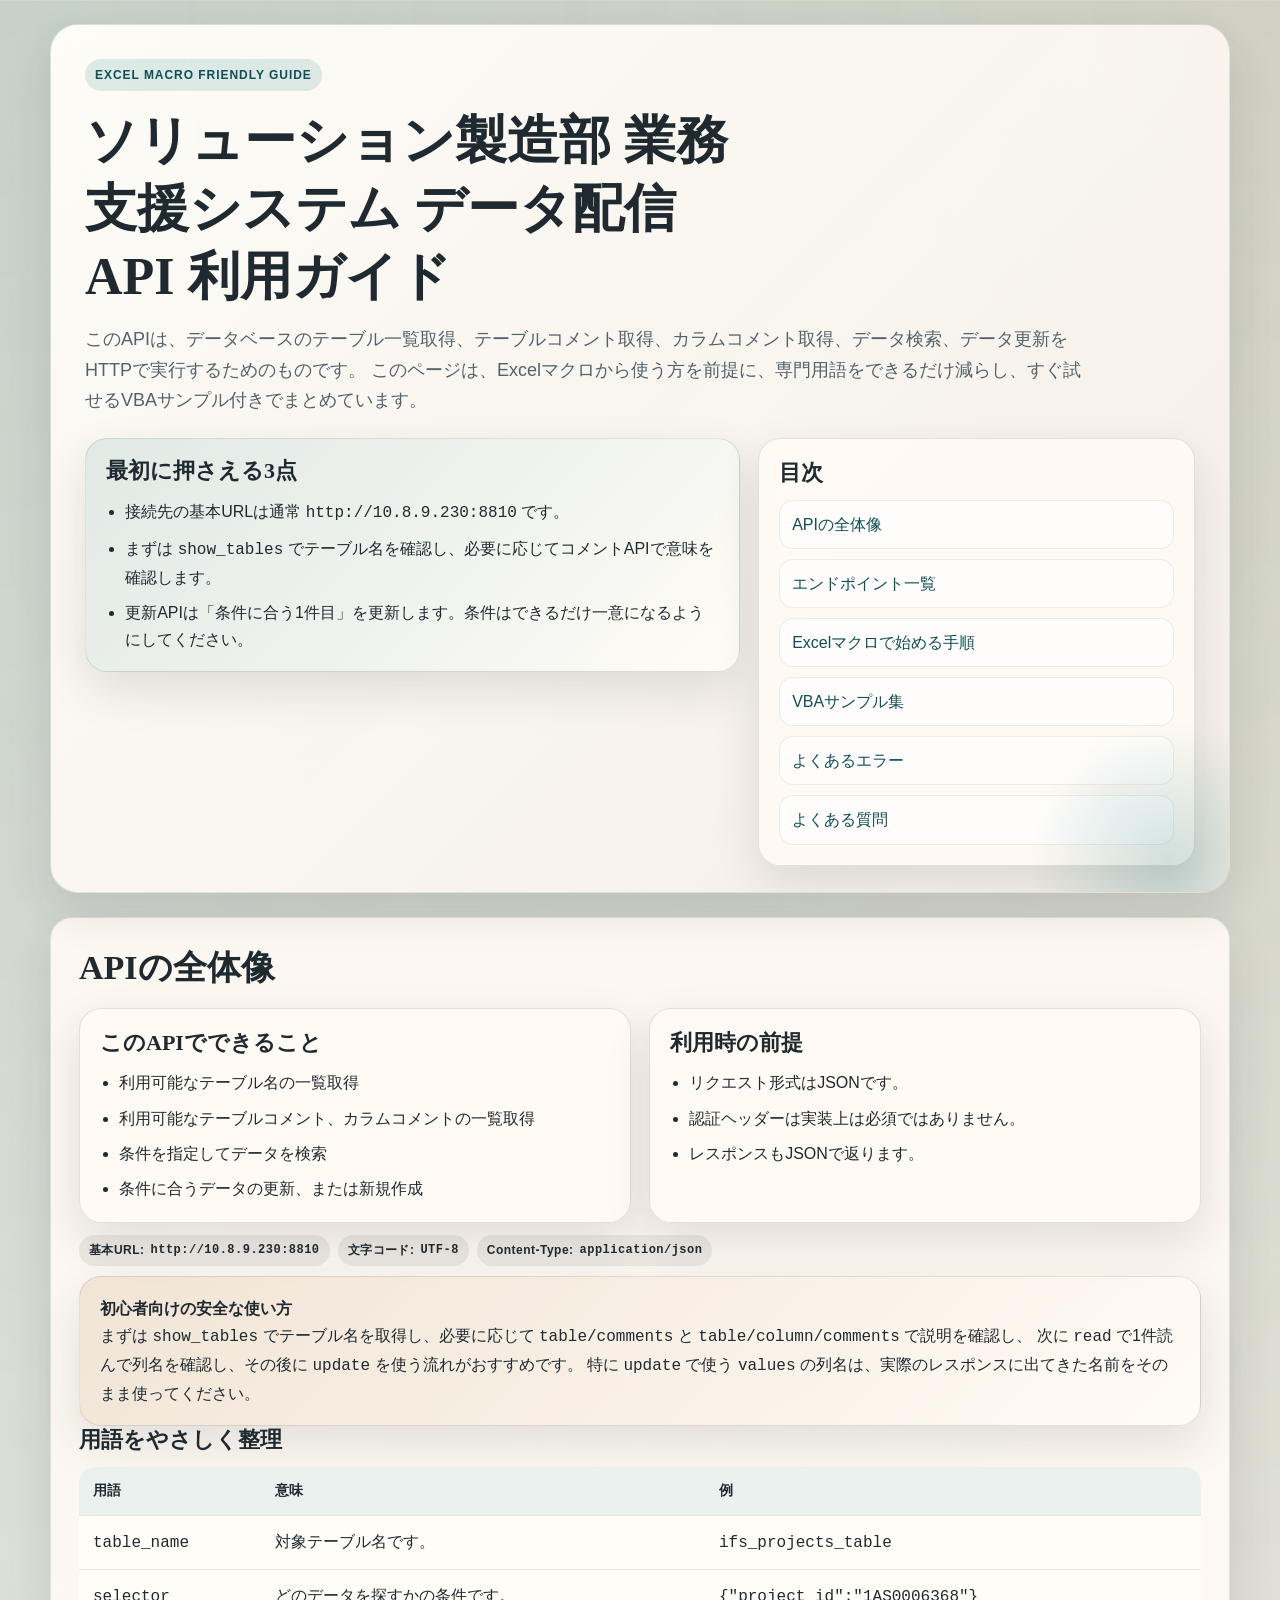
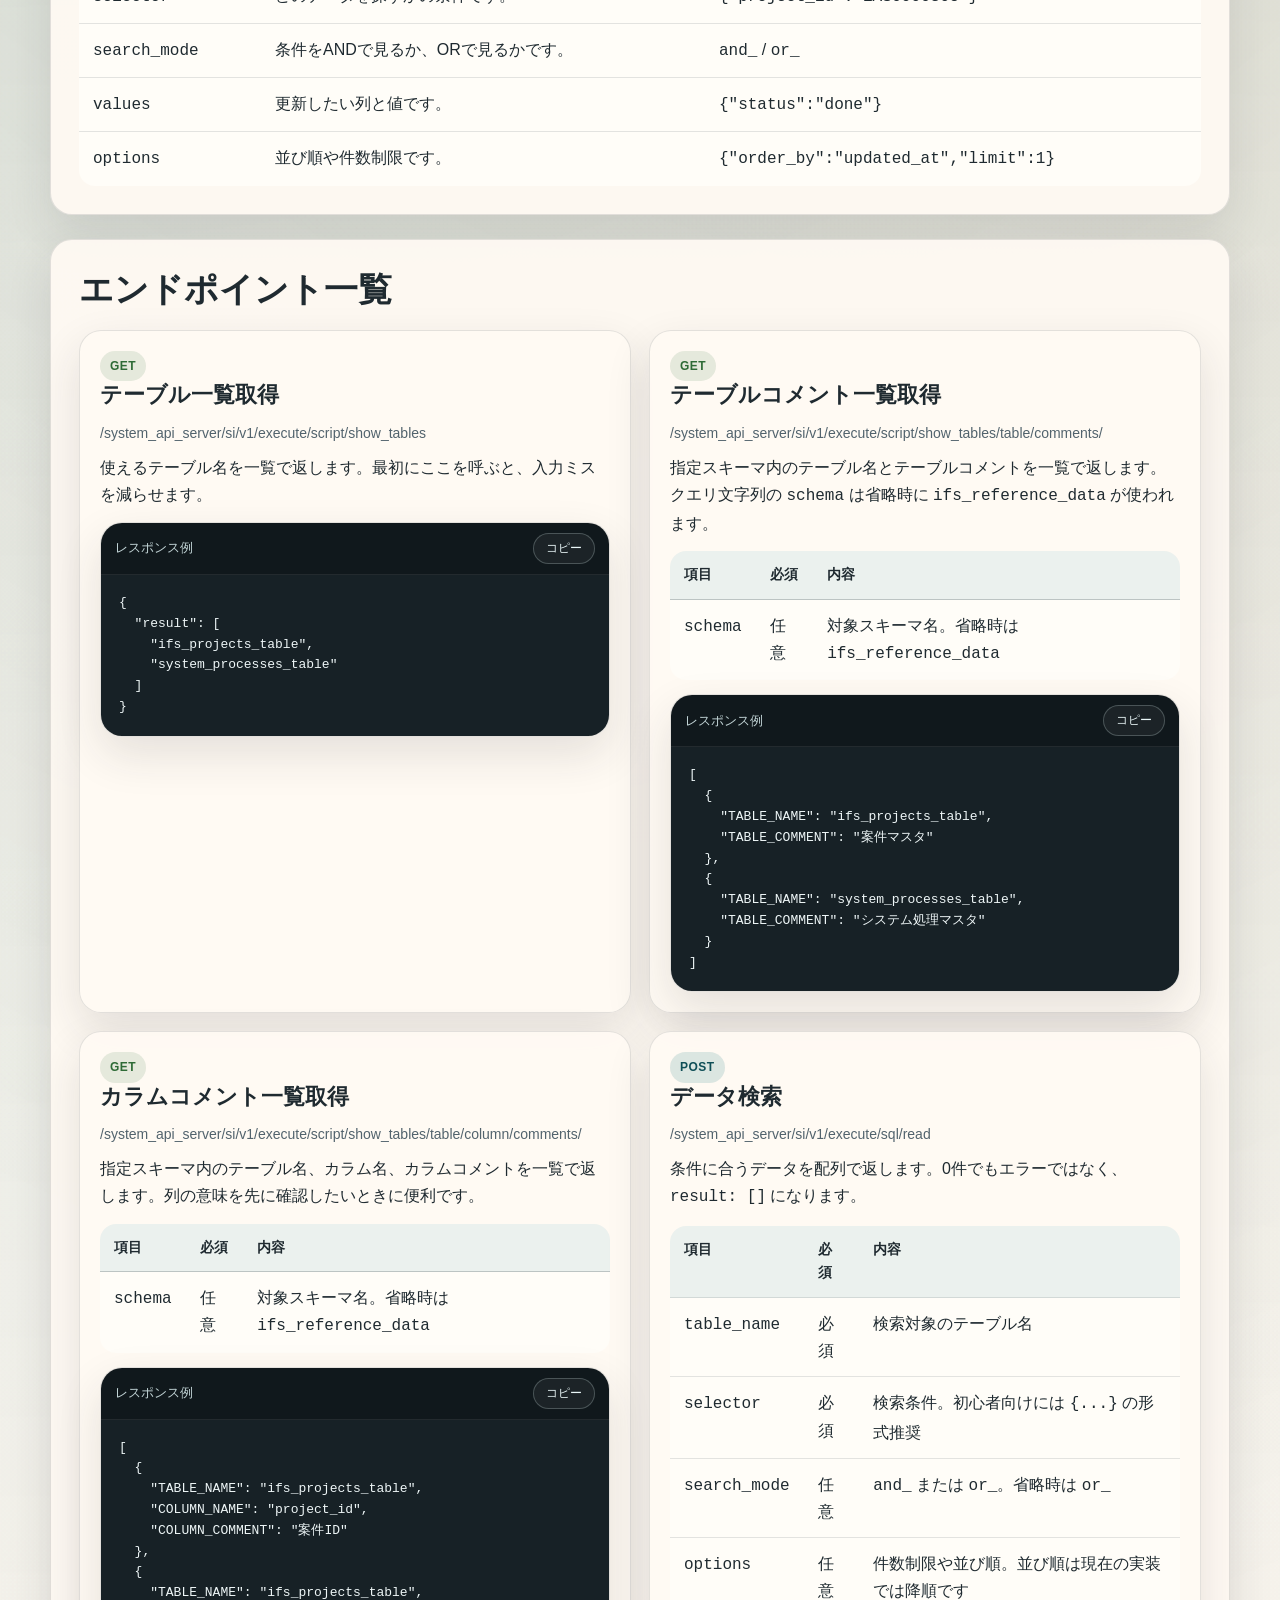
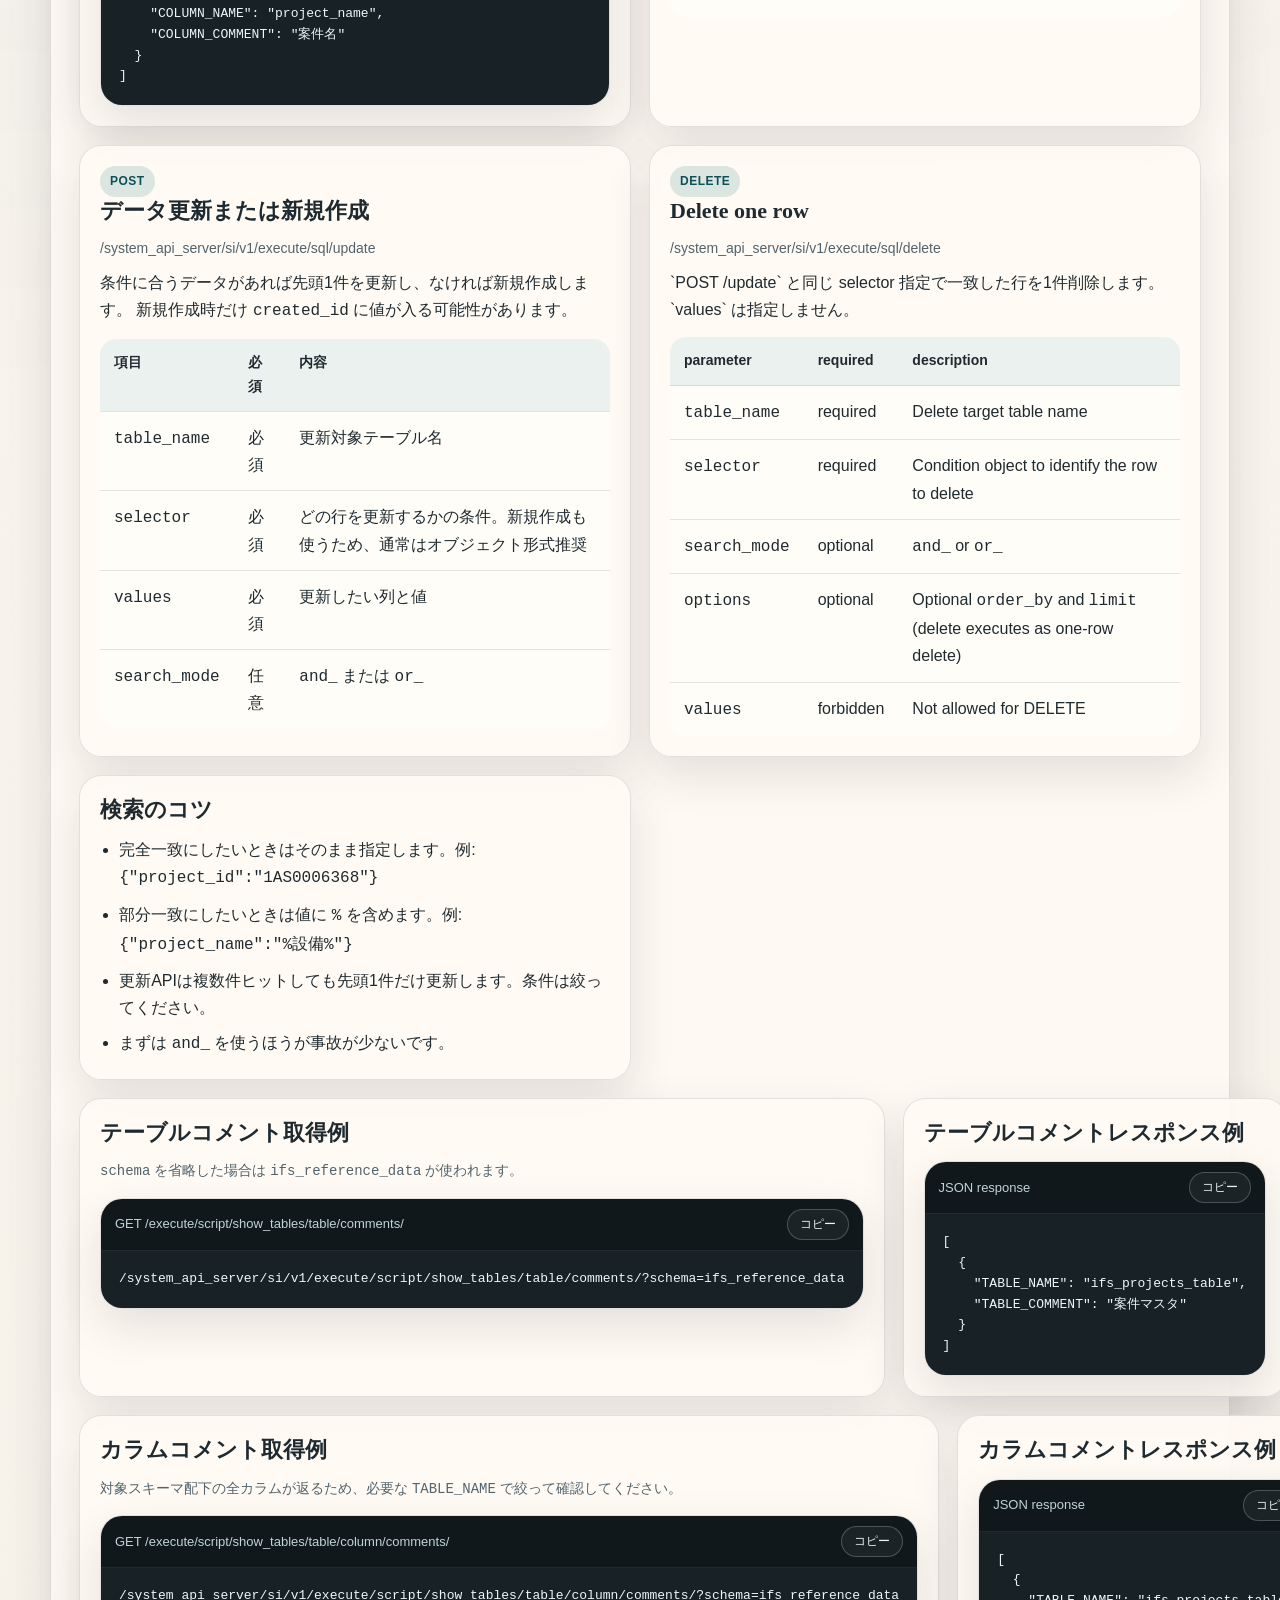
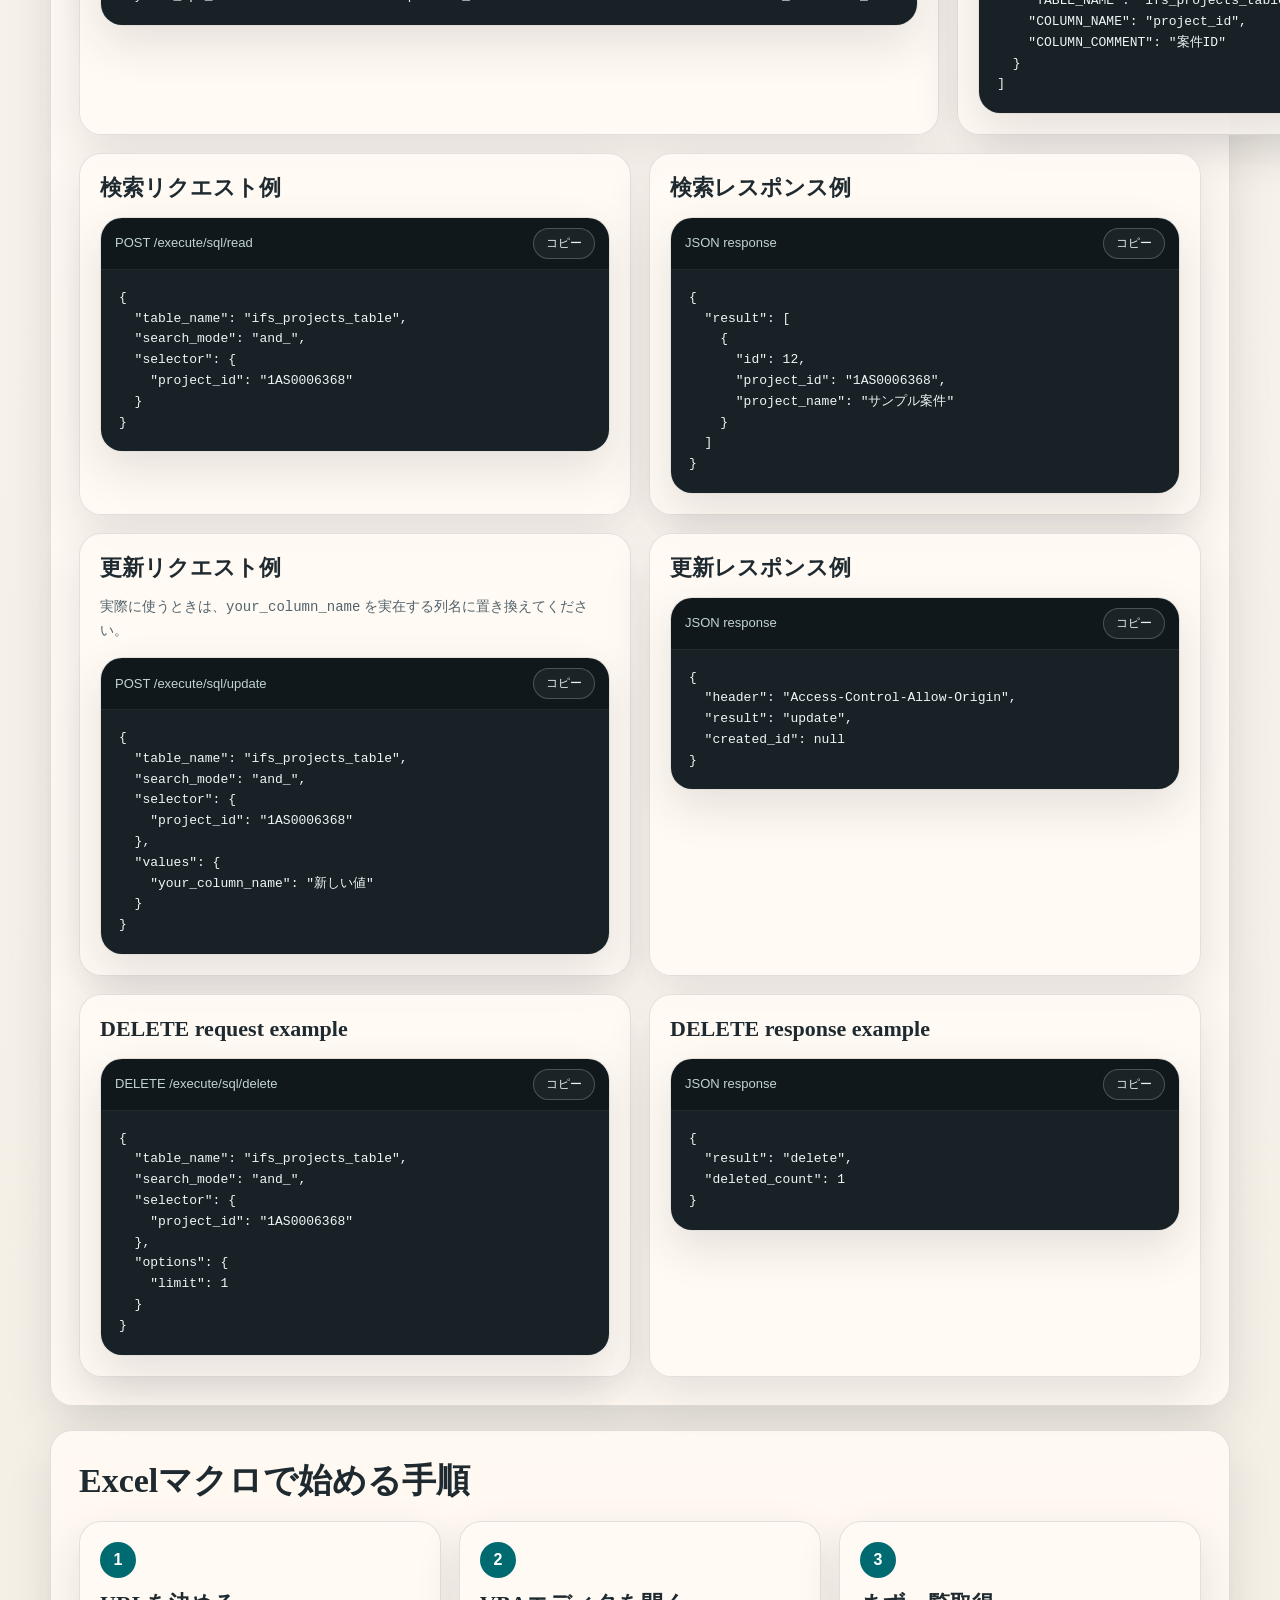
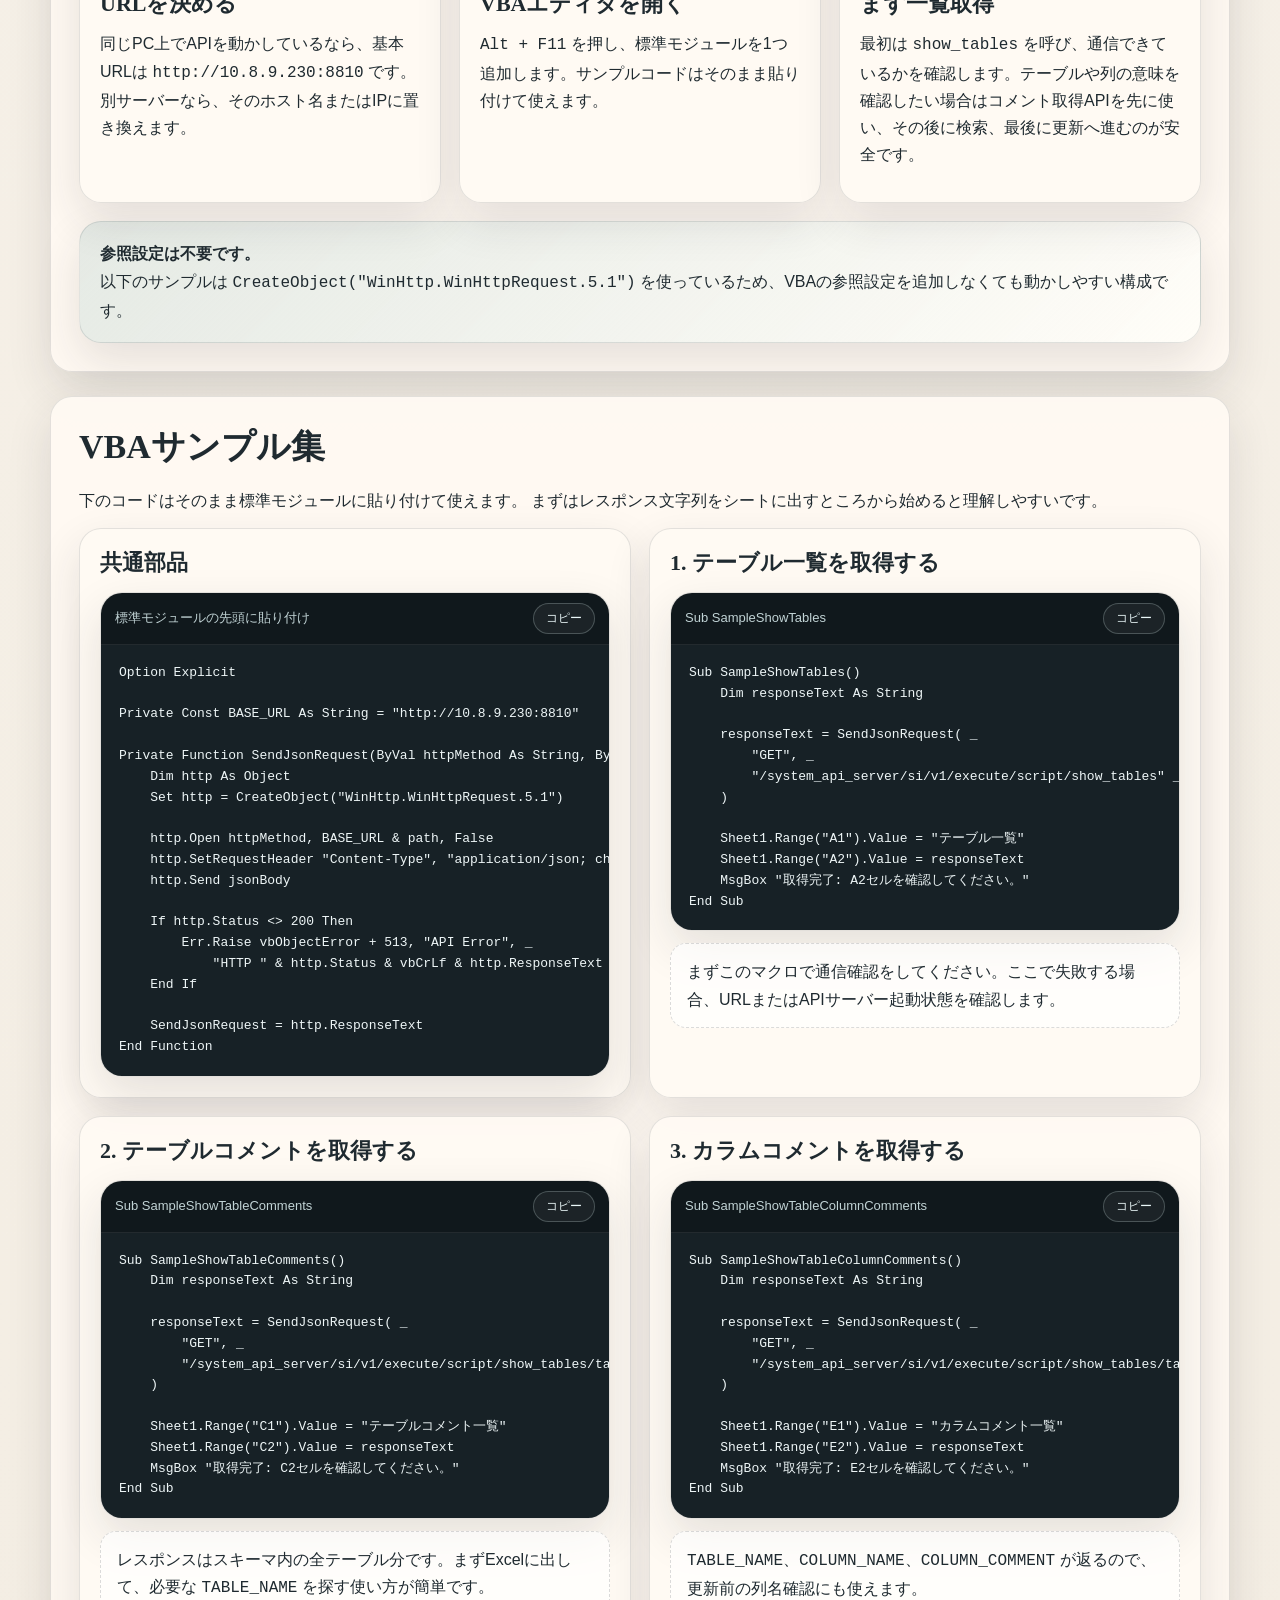
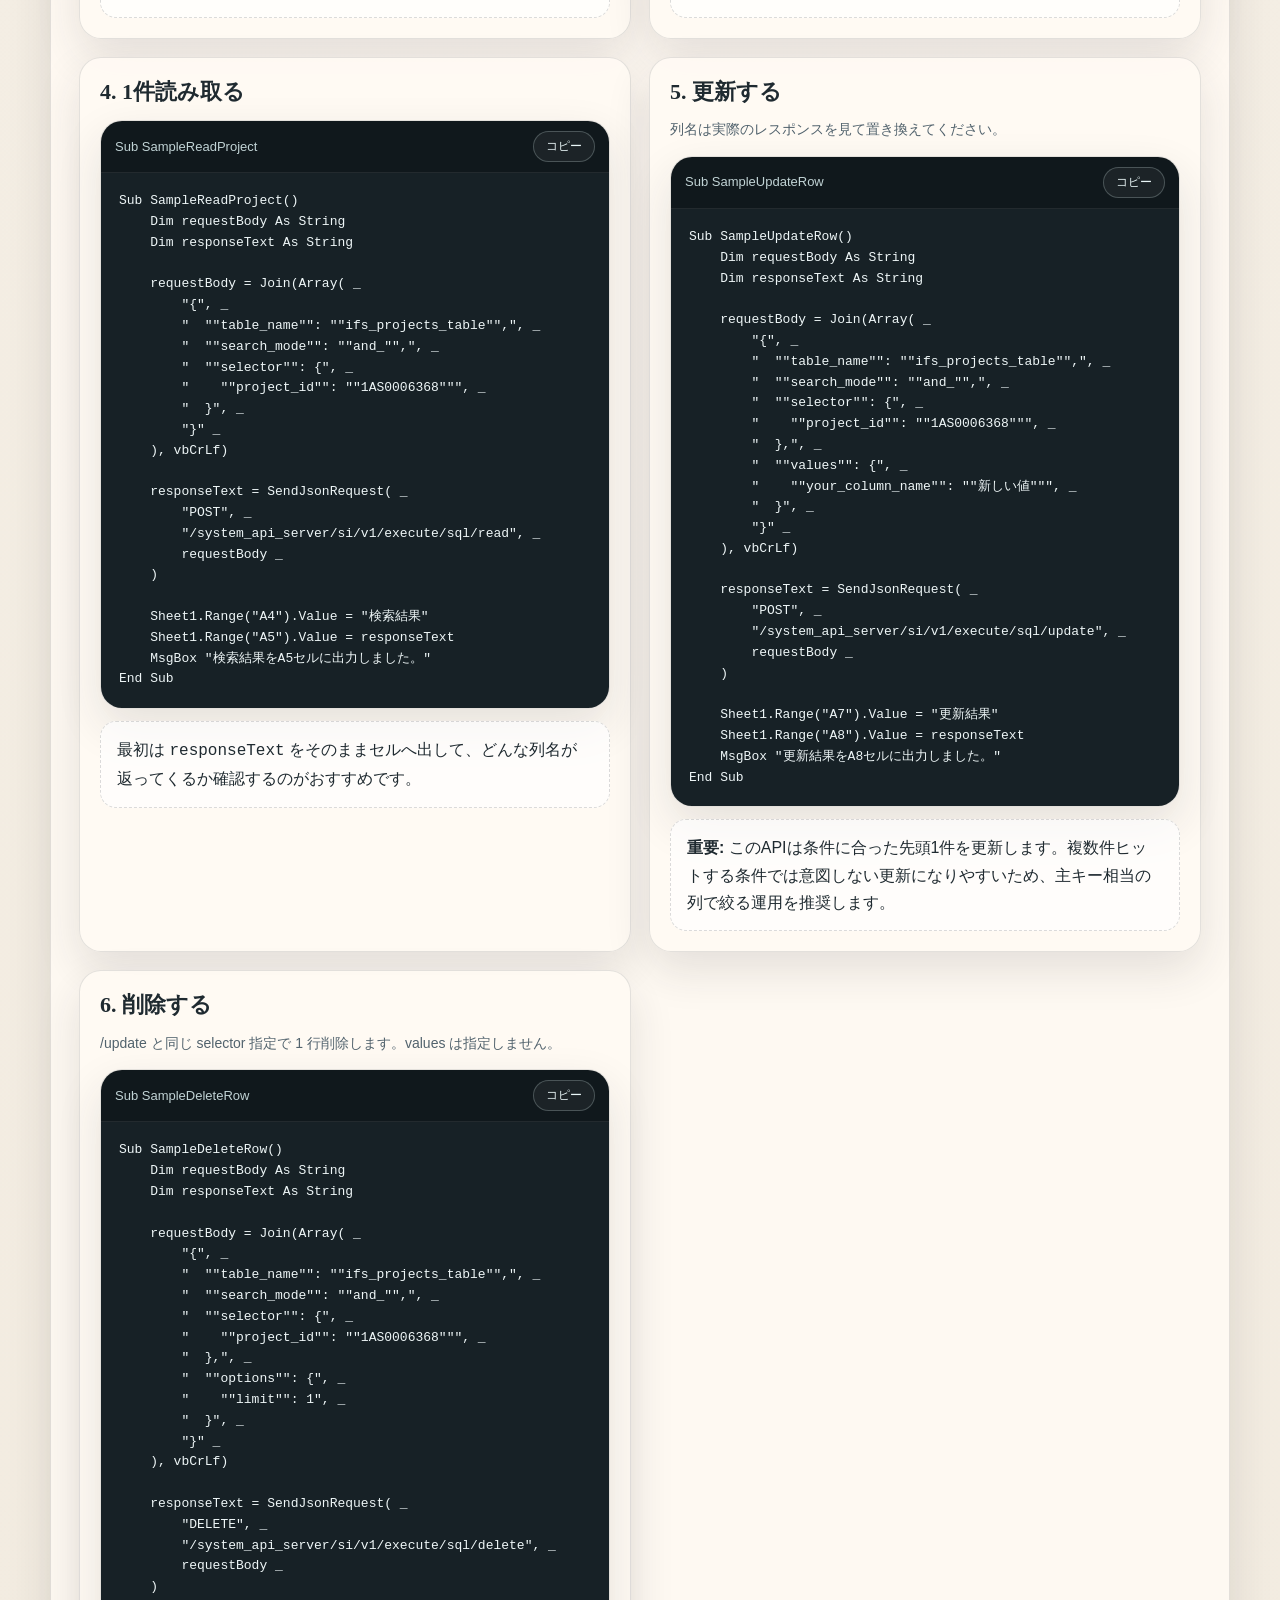
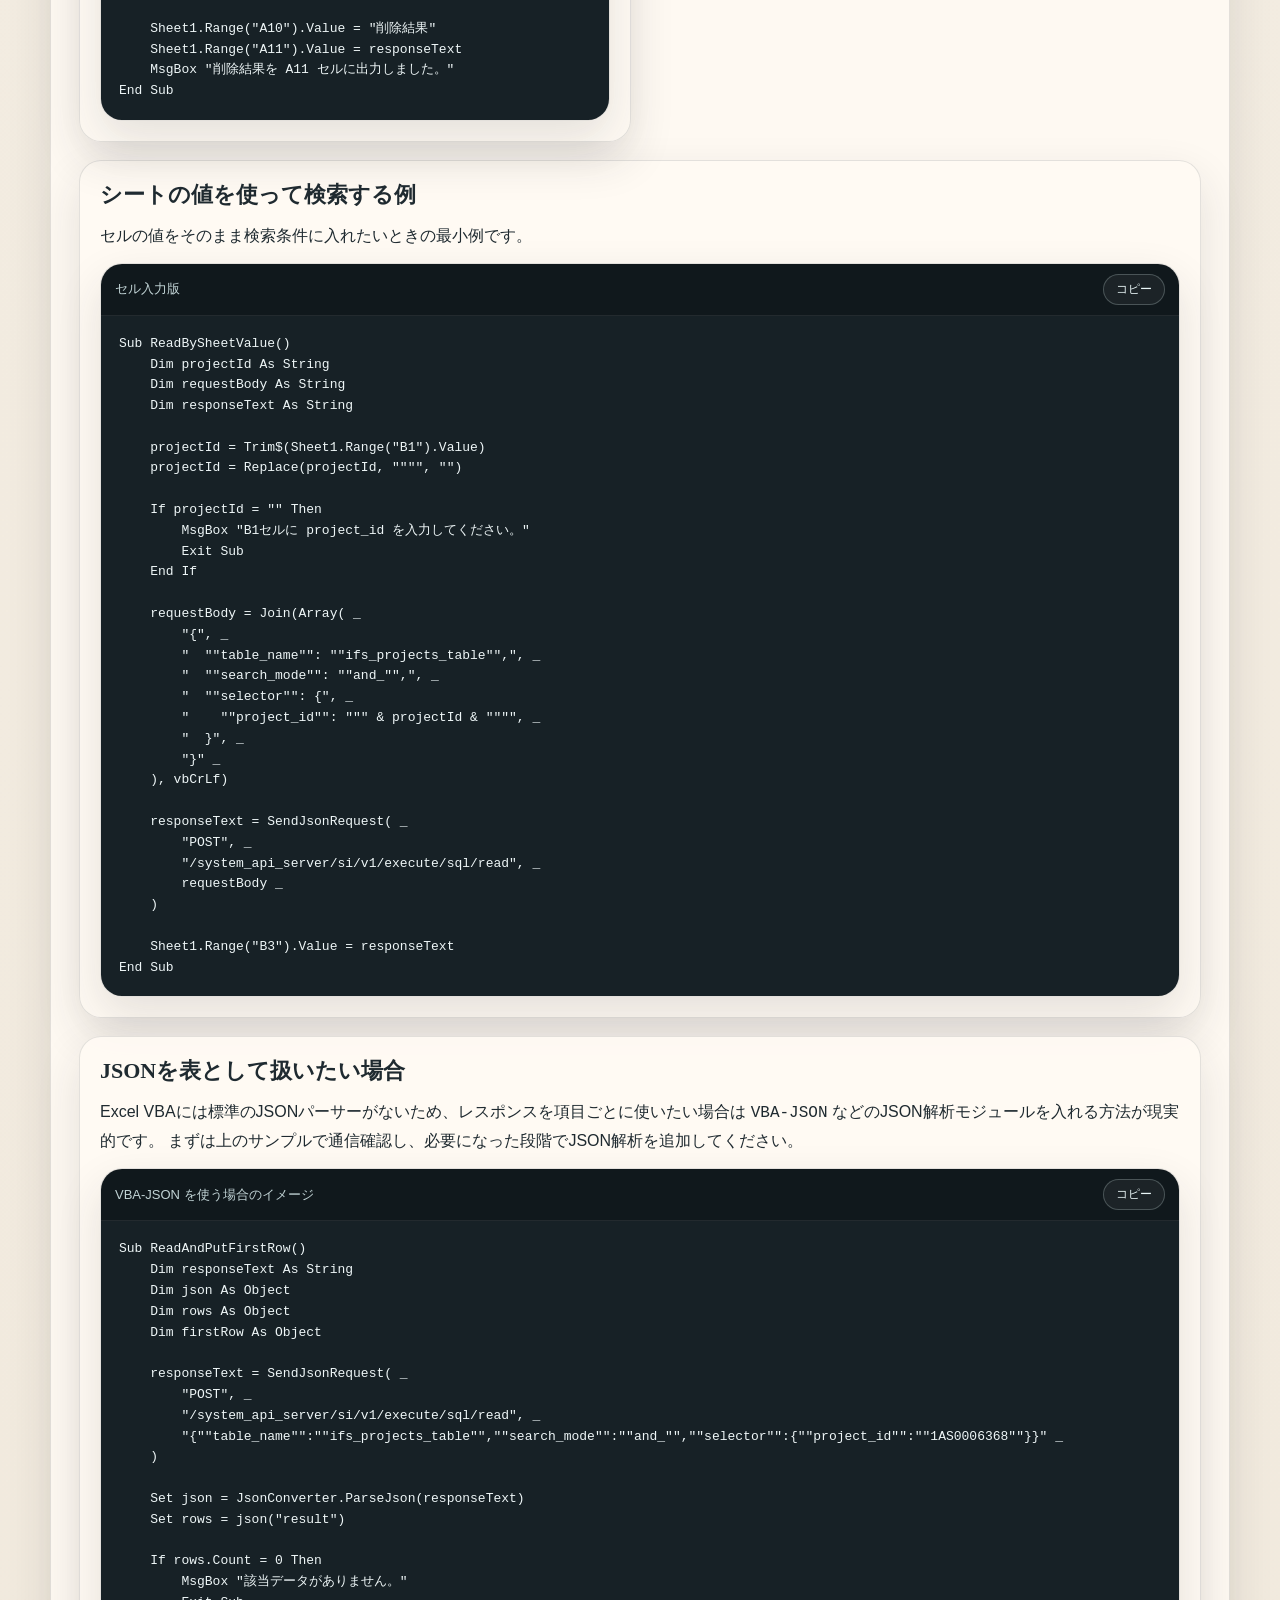
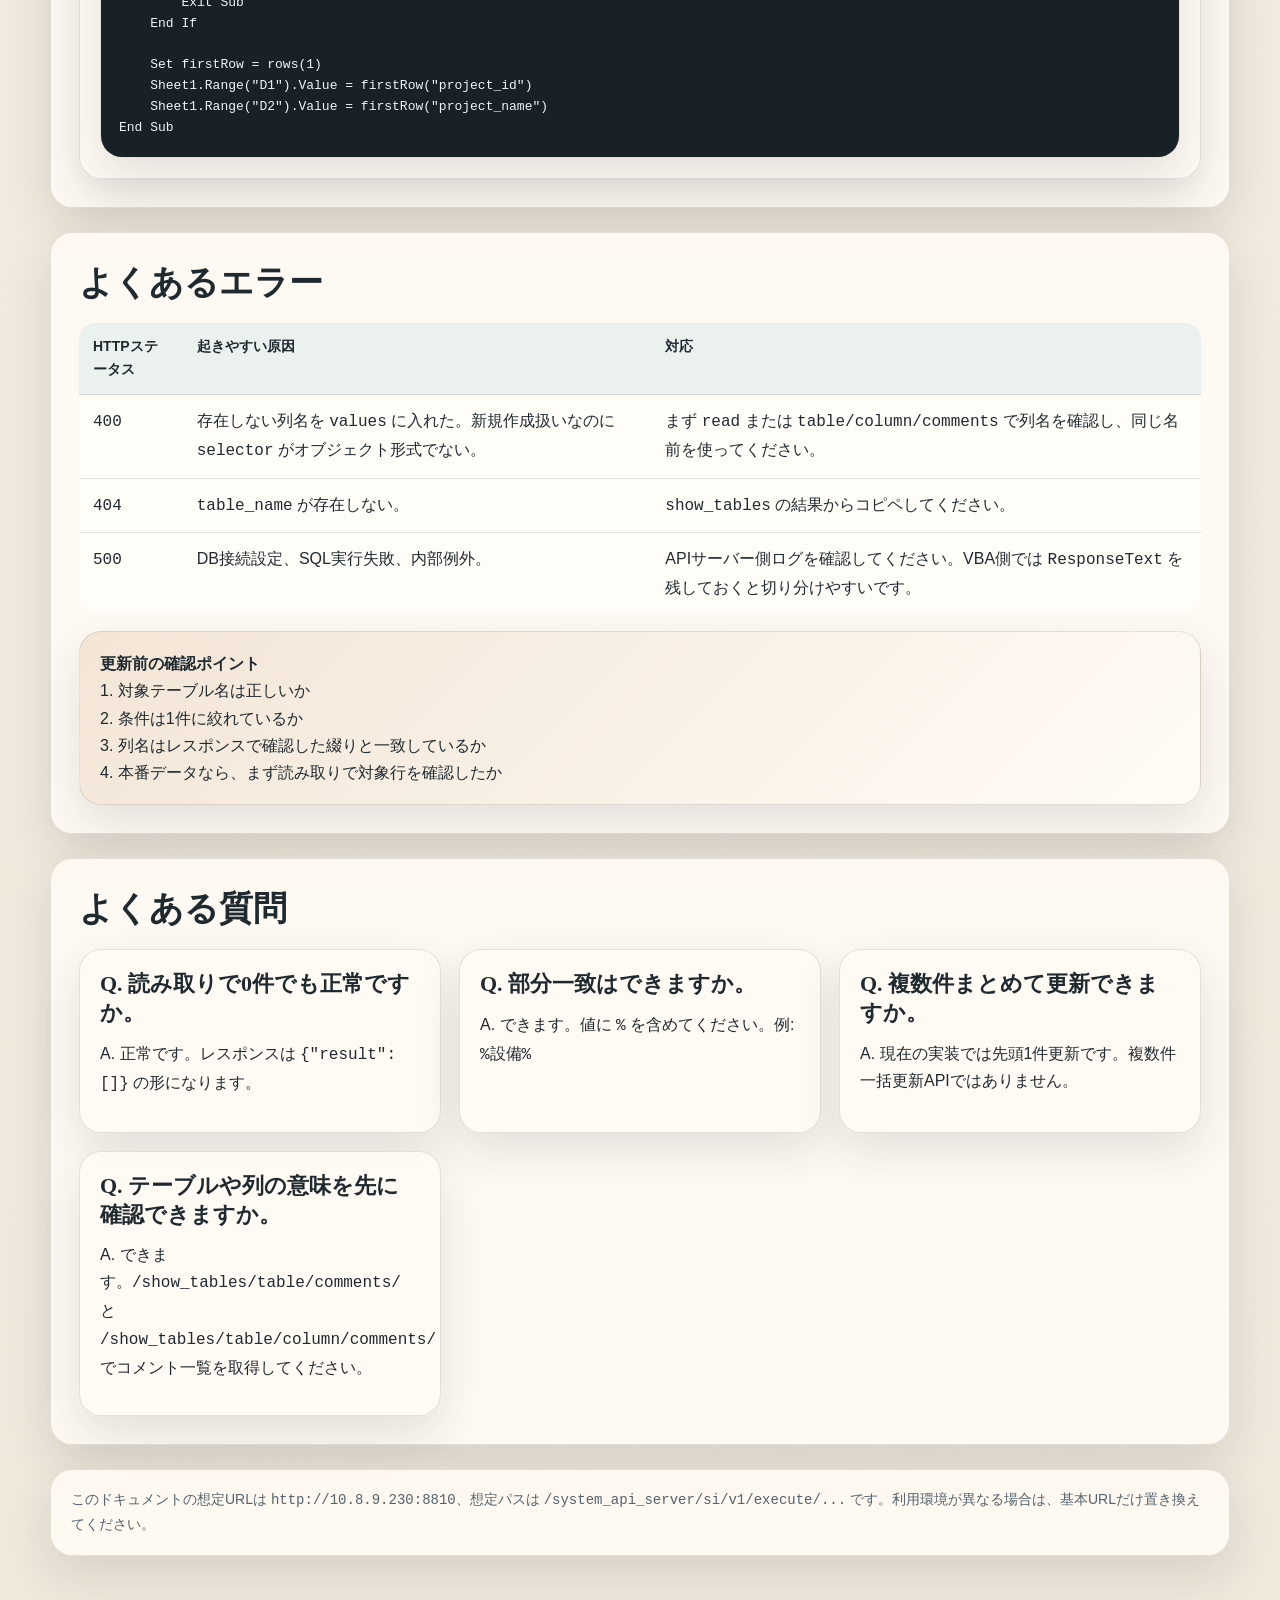
<file: static/api_excel_guide.html>
<!DOCTYPE html>
<html lang="ja">
<head>
  <meta charset="UTF-8">
  <meta name="viewport" content="width=device-width, initial-scale=1.0">
  <title>業務支援システム データ配信API 利用ガイド</title>
  <style>
    :root {
      --bg: #f4efe6;
      --paper: rgba(255, 250, 243, 0.92);
      --paper-strong: #fffdf8;
      --ink: #1f2a30;
      --sub: #52636d;
      --line: rgba(31, 42, 48, 0.12);
      --accent: #006a71;
      --accent-soft: rgba(0, 106, 113, 0.12);
      --accent-strong: #0f4f57;
      --warn: #a45b12;
      --warn-soft: rgba(164, 91, 18, 0.12);
      --shadow: 0 18px 45px rgba(38, 41, 47, 0.12);
      --code-bg: #172126;
      --code-ink: #eef6f7;
      --ok: #2e6b36
    }

    * {
      box-sizing: border-box;
    }

    html {
      scroll-behavior: smooth;
    }

    body {
      margin: 0;
      color: var(--ink);
      background:
        radial-gradient(circle at top left, rgba(0, 106, 113, 0.18), transparent 28%),
        radial-gradient(circle at top right, rgba(164, 91, 18, 0.16), transparent 24%),
        linear-gradient(180deg, #faf7f2 0%, #f0e8db 100%);
      font-family: "BIZ UDPGothic", "Yu Gothic UI", "Meiryo", sans-serif;
      line-height: 1.7;
    }

    a {
      color: var(--accent-strong);
      text-decoration-thickness: 1.5px;
      text-underline-offset: 0.18em;
    }

    code,
    pre {
      font-family: Consolas, "Courier New", monospace;
    }

    .page {
      width: min(1180px, calc(100vw - 32px));
      margin: 24px auto 56px;
    }

    .hero {
      background: linear-gradient(135deg, rgba(255, 253, 248, 0.96), rgba(246, 240, 232, 0.95));
      border: 1px solid var(--line);
      border-radius: 28px;
      padding: 34px 34px 26px;
      box-shadow: var(--shadow);
      position: relative;
      overflow: hidden;
    }

    .hero::after {
      content: "";
      position: absolute;
      inset: auto -80px -110px auto;
      width: 280px;
      height: 280px;
      background: radial-gradient(circle, rgba(0, 106, 113, 0.18), transparent 72%);
      pointer-events: none;
    }

    .eyebrow {
      display: inline-block;
      padding: 6px 10px;
      border-radius: 999px;
      background: var(--accent-soft);
      color: var(--accent-strong);
      font-size: 12px;
      font-weight: 700;
      letter-spacing: 0.08em;
      text-transform: uppercase;
    }

    h1,
    h2,
    h3 {
      font-family: "BIZ UDPMincho", "Yu Mincho", serif;
      line-height: 1.3;
      margin: 0 0 14px;
    }

    h1 {
      font-size: clamp(32px, 5vw, 52px);
      margin-top: 16px;
      max-width: 13em;
    }

    h2 {
      font-size: clamp(26px, 3vw, 34px);
      margin-bottom: 18px;
    }

    h3 {
      font-size: 22px;
      margin-bottom: 12px;
    }

    p {
      margin: 0 0 14px;
    }

    .lead {
      font-size: 18px;
      max-width: 56em;
      color: var(--sub);
    }

    .hero-grid,
    .summary-grid,
    .endpoint-grid,
    .step-grid,
    .macro-grid,
    .faq-grid {
      display: grid;
      gap: 18px;
    }

    .hero-grid {
      grid-template-columns: 1.2fr 0.8fr;
      align-items: start;
      margin-top: 22px;
    }

    .summary-grid,
    .endpoint-grid,
    .macro-grid {
      grid-template-columns: repeat(2, minmax(0, 1fr));
    }

    .step-grid,
    .faq-grid {
      grid-template-columns: repeat(3, minmax(0, 1fr));
    }

    .card,
    .section,
    .panel,
    .code-block,
    .callout,
    .mini-card {
      background: var(--paper);
      border: 1px solid var(--line);
      border-radius: 22px;
      box-shadow: var(--shadow);
    }

    .section {
      margin-top: 24px;
      padding: 28px;
    }

    .card,
    .panel,
    .mini-card {
      padding: 20px;
    }

    .callout {
      padding: 18px 20px;
      background: linear-gradient(135deg, rgba(0, 106, 113, 0.1), rgba(255, 253, 248, 0.92));
    }

    .callout.warn {
      background: linear-gradient(135deg, rgba(164, 91, 18, 0.12), rgba(255, 251, 245, 0.94));
    }

    .badge {
      display: inline-flex;
      align-items: center;
      gap: 6px;
      border-radius: 999px;
      padding: 5px 10px;
      font-size: 12px;
      font-weight: 700;
      letter-spacing: 0.04em;
    }

    .badge.get {
      background: rgba(46, 107, 54, 0.12);
      color: var(--ok);
    }

    .badge.post {
      background: rgba(0, 106, 113, 0.14);
      color: var(--accent-strong);
    }

    .badge.point {
      background: rgba(31, 42, 48, 0.08);
      color: var(--ink);
    }

    .toc {
      list-style: none;
      margin: 0;
      padding: 0;
      display: grid;
      gap: 10px;
    }

    .toc a {
      display: block;
      padding: 10px 12px;
      border-radius: 14px;
      background: rgba(255, 255, 255, 0.66);
      text-decoration: none;
      border: 1px solid rgba(31, 42, 48, 0.08);
    }

    .toc a:hover {
      background: rgba(0, 106, 113, 0.08);
    }

    .small {
      font-size: 14px;
      color: var(--sub);
    }

    .list {
      margin: 0;
      padding-left: 1.2em;
    }

    .list li + li {
      margin-top: 8px;
    }

    table {
      width: 100%;
      border-collapse: collapse;
      margin-top: 10px;
      background: var(--paper-strong);
      border-radius: 16px;
      overflow: hidden;
    }

    th,
    td {
      border-bottom: 1px solid var(--line);
      padding: 12px 14px;
      text-align: left;
      vertical-align: top;
    }

    th {
      background: rgba(0, 106, 113, 0.08);
      font-size: 14px;
    }

    tr:last-child td {
      border-bottom: none;
    }

    .code-block {
      padding: 0;
      overflow: hidden;
      margin-top: 14px;
    }

    .code-head {
      display: flex;
      justify-content: space-between;
      align-items: center;
      gap: 12px;
      padding: 10px 14px;
      border-bottom: 1px solid rgba(255, 255, 255, 0.08);
      background: #10181c;
      color: #c1d3d5;
      font-size: 13px;
    }

    .copy-button {
      border: 1px solid rgba(193, 211, 213, 0.28);
      background: rgba(255, 255, 255, 0.05);
      color: #eaf7f8;
      border-radius: 999px;
      padding: 6px 12px;
      cursor: pointer;
      font-size: 12px;
    }

    .copy-button:hover {
      background: rgba(255, 255, 255, 0.12);
    }

    pre {
      margin: 0;
      padding: 18px;
      background: var(--code-bg);
      color: var(--code-ink);
      overflow: auto;
      font-size: 13px;
      line-height: 1.6;
    }

    .endpoint-path {
      display: block;
      font-size: 14px;
      color: var(--sub);
      margin-bottom: 8px;
      word-break: break-all;
    }

    .pill-row {
      display: flex;
      flex-wrap: wrap;
      gap: 8px;
      margin: 12px 0 10px;
    }

    .step-num {
      display: inline-flex;
      align-items: center;
      justify-content: center;
      width: 36px;
      height: 36px;
      border-radius: 50%;
      background: var(--accent);
      color: #fff;
      font-weight: 700;
      margin-bottom: 12px;
    }

    .note-box {
      padding: 14px 16px;
      border-radius: 16px;
      background: rgba(255, 255, 255, 0.68);
      border: 1px dashed rgba(31, 42, 48, 0.16);
      margin-top: 12px;
    }

    .two-col {
      display: grid;
      grid-template-columns: 1fr 1fr;
      gap: 18px;
    }

    .footer {
      margin-top: 24px;
      padding: 18px 20px;
      color: var(--sub);
      font-size: 14px;
    }

    @media (max-width: 960px) {
      .hero-grid,
      .summary-grid,
      .endpoint-grid,
      .step-grid,
      .macro-grid,
      .faq-grid,
      .two-col {
        grid-template-columns: 1fr;
      }

      .hero,
      .section {
        padding: 22px;
      }
    }

    @media (max-width: 640px) {
      .page {
        width: min(100vw - 16px, 100%);
        margin-top: 12px;
      }

      .hero,
      .section {
        border-radius: 18px;
        padding: 18px;
      }

      table,
      thead,
      tbody,
      th,
      td,
      tr {
        display: block;
      }

      thead {
        display: none;
      }

      td {
        padding: 10px 12px;
      }

      td::before {
        display: block;
        font-size: 12px;
        font-weight: 700;
        color: var(--sub);
        margin-bottom: 4px;
      }

      td[data-label]::before {
        content: attr(data-label);
      }
    }
  </style>
</head>
<body>
  <div class="page">
    <section class="hero">
      <span class="eyebrow">Excel Macro Friendly Guide</span>
      <h1>ソリューション製造部 業務支援システム データ配信API 利用ガイド</h1>
      <p class="lead">
        このAPIは、データベースのテーブル一覧取得、テーブルコメント取得、カラムコメント取得、データ検索、データ更新をHTTPで実行するためのものです。
        このページは、Excelマクロから使う方を前提に、専門用語をできるだけ減らし、すぐ試せるVBAサンプル付きでまとめています。
      </p>
      <div class="hero-grid">
        <div class="callout">
          <h3>最初に押さえる3点</h3>
          <ul class="list">
            <li>接続先の基本URLは通常 <code>http://10.8.9.230:8810</code> です。</li>
            <li>まずは <code>show_tables</code> でテーブル名を確認し、必要に応じてコメントAPIで意味を確認します。</li>
            <li>更新APIは「条件に合う1件目」を更新します。条件はできるだけ一意になるようにしてください。</li>
          </ul>
        </div>
        <div class="panel">
          <h3>目次</h3>
          <ul class="toc">
            <li><a href="#overview">APIの全体像</a></li>
            <li><a href="#endpoints">エンドポイント一覧</a></li>
            <li><a href="#excel-start">Excelマクロで始める手順</a></li>
            <li><a href="#vba-samples">VBAサンプル集</a></li>
            <li><a href="#errors">よくあるエラー</a></li>
            <li><a href="#faq">よくある質問</a></li>
          </ul>
        </div>
      </div>
    </section>

    <section class="section" id="overview">
      <h2>APIの全体像</h2>
      <div class="summary-grid">
        <div class="card">
          <h3>このAPIでできること</h3>
          <ul class="list">
            <li>利用可能なテーブル名の一覧取得</li>
            <li>利用可能なテーブルコメント、カラムコメントの一覧取得</li>
            <li>条件を指定してデータを検索</li>
            <li>条件に合うデータの更新、または新規作成</li>
          </ul>
        </div>
        <div class="card">
          <h3>利用時の前提</h3>
          <ul class="list">
            <li>リクエスト形式はJSONです。</li>
            <li>認証ヘッダーは実装上は必須ではありません。</li>
            <li>レスポンスもJSONで返ります。</li>
          </ul>
        </div>
      </div>

      <div class="pill-row">
        <span class="badge point">基本URL: <code>http://10.8.9.230:8810</code></span>
        <span class="badge point">文字コード: <code>UTF-8</code></span>
        <span class="badge point">Content-Type: <code>application/json</code></span>
      </div>

      <div class="callout warn">
        <strong>初心者向けの安全な使い方</strong><br>
        まずは <code>show_tables</code> でテーブル名を取得し、必要に応じて <code>table/comments</code> と <code>table/column/comments</code> で説明を確認し、
        次に <code>read</code> で1件読んで列名を確認し、その後に <code>update</code> を使う流れがおすすめです。
        特に <code>update</code> で使う <code>values</code> の列名は、実際のレスポンスに出てきた名前をそのまま使ってください。
      </div>

      <h3>用語をやさしく整理</h3>
      <table>
        <thead>
          <tr>
            <th>用語</th>
            <th>意味</th>
            <th>例</th>
          </tr>
        </thead>
        <tbody>
          <tr>
            <td data-label="用語"><code>table_name</code></td>
            <td data-label="意味">対象テーブル名です。</td>
            <td data-label="例"><code>ifs_projects_table</code></td>
          </tr>
          <tr>
            <td data-label="用語"><code>selector</code></td>
            <td data-label="意味">どのデータを探すかの条件です。</td>
            <td data-label="例"><code>{"project_id":"1AS0006368"}</code></td>
          </tr>
          <tr>
            <td data-label="用語"><code>search_mode</code></td>
            <td data-label="意味">条件をANDで見るか、ORで見るかです。</td>
            <td data-label="例"><code>and_</code> / <code>or_</code></td>
          </tr>
          <tr>
            <td data-label="用語"><code>values</code></td>
            <td data-label="意味">更新したい列と値です。</td>
            <td data-label="例"><code>{"status":"done"}</code></td>
          </tr>
          <tr>
            <td data-label="用語"><code>options</code></td>
            <td data-label="意味">並び順や件数制限です。</td>
            <td data-label="例"><code>{"order_by":"updated_at","limit":1}</code></td>
          </tr>
        </tbody>
      </table>
    </section>

    <section class="section" id="endpoints">
      <h2>エンドポイント一覧</h2>
      <div class="endpoint-grid">
        <article class="card">
          <span class="badge get">GET</span>
          <h3>テーブル一覧取得</h3>
          <span class="endpoint-path">/system_api_server/si/v1/execute/script/show_tables</span>
          <p>使えるテーブル名を一覧で返します。最初にここを呼ぶと、入力ミスを減らせます。</p>
          <div class="code-block">
            <div class="code-head">
              <span>レスポンス例</span>
              <button class="copy-button" data-copy-target="tables-response">コピー</button>
            </div>
            <pre id="tables-response">{
  "result": [
    "ifs_projects_table",
    "system_processes_table"
  ]
}</pre>
          </div>
        </article>

        <article class="card">
          <span class="badge get">GET</span>
          <h3>テーブルコメント一覧取得</h3>
          <span class="endpoint-path">/system_api_server/si/v1/execute/script/show_tables/table/comments/</span>
          <p>指定スキーマ内のテーブル名とテーブルコメントを一覧で返します。クエリ文字列の <code>schema</code> は省略時に <code>ifs_reference_data</code> が使われます。</p>
          <table>
            <thead>
              <tr>
                <th>項目</th>
                <th>必須</th>
                <th>内容</th>
              </tr>
            </thead>
            <tbody>
              <tr>
                <td data-label="項目"><code>schema</code></td>
                <td data-label="必須">任意</td>
                <td data-label="内容">対象スキーマ名。省略時は <code>ifs_reference_data</code></td>
              </tr>
            </tbody>
          </table>
          <div class="code-block">
            <div class="code-head">
              <span>レスポンス例</span>
              <button class="copy-button" data-copy-target="table-comments-response">コピー</button>
            </div>
            <pre id="table-comments-response">[
  {
    "TABLE_NAME": "ifs_projects_table",
    "TABLE_COMMENT": "案件マスタ"
  },
  {
    "TABLE_NAME": "system_processes_table",
    "TABLE_COMMENT": "システム処理マスタ"
  }
]</pre>
          </div>
        </article>

        <article class="card">
          <span class="badge get">GET</span>
          <h3>カラムコメント一覧取得</h3>
          <span class="endpoint-path">/system_api_server/si/v1/execute/script/show_tables/table/column/comments/</span>
          <p>指定スキーマ内のテーブル名、カラム名、カラムコメントを一覧で返します。列の意味を先に確認したいときに便利です。</p>
          <table>
            <thead>
              <tr>
                <th>項目</th>
                <th>必須</th>
                <th>内容</th>
              </tr>
            </thead>
            <tbody>
              <tr>
                <td data-label="項目"><code>schema</code></td>
                <td data-label="必須">任意</td>
                <td data-label="内容">対象スキーマ名。省略時は <code>ifs_reference_data</code></td>
              </tr>
            </tbody>
          </table>
          <div class="code-block">
            <div class="code-head">
              <span>レスポンス例</span>
              <button class="copy-button" data-copy-target="column-comments-response">コピー</button>
            </div>
            <pre id="column-comments-response">[
  {
    "TABLE_NAME": "ifs_projects_table",
    "COLUMN_NAME": "project_id",
    "COLUMN_COMMENT": "案件ID"
  },
  {
    "TABLE_NAME": "ifs_projects_table",
    "COLUMN_NAME": "project_name",
    "COLUMN_COMMENT": "案件名"
  }
]</pre>
          </div>
        </article>

        <article class="card">
          <span class="badge post">POST</span>
          <h3>データ検索</h3>
          <span class="endpoint-path">/system_api_server/si/v1/execute/sql/read</span>
          <p>条件に合うデータを配列で返します。0件でもエラーではなく、<code>result: []</code> になります。</p>
          <table>
            <thead>
              <tr>
                <th>項目</th>
                <th>必須</th>
                <th>内容</th>
              </tr>
            </thead>
            <tbody>
              <tr>
                <td data-label="項目"><code>table_name</code></td>
                <td data-label="必須">必須</td>
                <td data-label="内容">検索対象のテーブル名</td>
              </tr>
              <tr>
                <td data-label="項目"><code>selector</code></td>
                <td data-label="必須">必須</td>
                <td data-label="内容">検索条件。初心者向けには <code>{...}</code> の形式推奨</td>
              </tr>
              <tr>
                <td data-label="項目"><code>search_mode</code></td>
                <td data-label="必須">任意</td>
                <td data-label="内容"><code>and_</code> または <code>or_</code>。省略時は <code>or_</code></td>
              </tr>
              <tr>
                <td data-label="項目"><code>options</code></td>
                <td data-label="必須">任意</td>
                <td data-label="内容">件数制限や並び順。並び順は現在の実装では降順です</td>
              </tr>
            </tbody>
          </table>
        </article>

        <article class="card">
          <span class="badge post">POST</span>
          <h3>データ更新または新規作成</h3>
          <span class="endpoint-path">/system_api_server/si/v1/execute/sql/update</span>
          <p>
            条件に合うデータがあれば先頭1件を更新し、なければ新規作成します。
            新規作成時だけ <code>created_id</code> に値が入る可能性があります。
          </p>
          <table>
            <thead>
              <tr>
                <th>項目</th>
                <th>必須</th>
                <th>内容</th>
              </tr>
            </thead>
            <tbody>
              <tr>
                <td data-label="項目"><code>table_name</code></td>
                <td data-label="必須">必須</td>
                <td data-label="内容">更新対象テーブル名</td>
              </tr>
              <tr>
                <td data-label="項目"><code>selector</code></td>
                <td data-label="必須">必須</td>
                <td data-label="内容">どの行を更新するかの条件。新規作成も使うため、通常はオブジェクト形式推奨</td>
              </tr>
              <tr>
                <td data-label="項目"><code>values</code></td>
                <td data-label="必須">必須</td>
                <td data-label="内容">更新したい列と値</td>
              </tr>
              <tr>
                <td data-label="項目"><code>search_mode</code></td>
                <td data-label="必須">任意</td>
                <td data-label="内容"><code>and_</code> または <code>or_</code></td>
              </tr>
            </tbody>
          </table>
        </article>

        <article class="card">
          <span class="badge post">DELETE</span>
          <h3>Delete one row</h3>
          <span class="endpoint-path">/system_api_server/si/v1/execute/sql/delete</span>
          <p>
            `POST /update` と同じ selector 指定で一致した行を1件削除します。`values` は指定しません。
          </p>
          <table>
            <thead>
              <tr>
                <th>parameter</th>
                <th>required</th>
                <th>description</th>
              </tr>
            </thead>
            <tbody>
              <tr>
                <td data-label="parameter"><code>table_name</code></td>
                <td data-label="required">required</td>
                <td data-label="description">Delete target table name</td>
              </tr>
              <tr>
                <td data-label="parameter"><code>selector</code></td>
                <td data-label="required">required</td>
                <td data-label="description">Condition object to identify the row to delete</td>
              </tr>
              <tr>
                <td data-label="parameter"><code>search_mode</code></td>
                <td data-label="required">optional</td>
                <td data-label="description"><code>and_</code> or <code>or_</code></td>
              </tr>
              <tr>
                <td data-label="parameter"><code>options</code></td>
                <td data-label="required">optional</td>
                <td data-label="description">Optional <code>order_by</code> and <code>limit</code> (delete executes as one-row delete)</td>
              </tr>
              <tr>
                <td data-label="parameter"><code>values</code></td>
                <td data-label="required">forbidden</td>
                <td data-label="description">Not allowed for DELETE</td>
              </tr>
            </tbody>
          </table>
        </article>

        <article class="card">
          <h3>検索のコツ</h3>
          <ul class="list">
            <li>完全一致にしたいときはそのまま指定します。例: <code>{"project_id":"1AS0006368"}</code></li>
            <li>部分一致にしたいときは値に <code>%</code> を含めます。例: <code>{"project_name":"%設備%"}</code></li>
            <li>更新APIは複数件ヒットしても先頭1件だけ更新します。条件は絞ってください。</li>
            <li>まずは <code>and_</code> を使うほうが事故が少ないです。</li>
          </ul>
        </article>
      </div>

      <div class="two-col" style="margin-top: 18px;">
        <div class="panel">
          <h3>テーブルコメント取得例</h3>
          <p class="small"><code>schema</code> を省略した場合は <code>ifs_reference_data</code> が使われます。</p>
          <div class="code-block">
            <div class="code-head">
              <span>GET /execute/script/show_tables/table/comments/</span>
              <button class="copy-button" data-copy-target="table-comments-request">コピー</button>
            </div>
            <pre id="table-comments-request">/system_api_server/si/v1/execute/script/show_tables/table/comments/?schema=ifs_reference_data</pre>
          </div>
        </div>
        <div class="panel">
          <h3>テーブルコメントレスポンス例</h3>
          <div class="code-block">
            <div class="code-head">
              <span>JSON response</span>
              <button class="copy-button" data-copy-target="table-comments-response-panel">コピー</button>
            </div>
            <pre id="table-comments-response-panel">[
  {
    "TABLE_NAME": "ifs_projects_table",
    "TABLE_COMMENT": "案件マスタ"
  }
]</pre>
          </div>
        </div>
      </div>

      <div class="two-col" style="margin-top: 18px;">
        <div class="panel">
          <h3>カラムコメント取得例</h3>
          <p class="small">対象スキーマ配下の全カラムが返るため、必要な <code>TABLE_NAME</code> で絞って確認してください。</p>
          <div class="code-block">
            <div class="code-head">
              <span>GET /execute/script/show_tables/table/column/comments/</span>
              <button class="copy-button" data-copy-target="column-comments-request">コピー</button>
            </div>
            <pre id="column-comments-request">/system_api_server/si/v1/execute/script/show_tables/table/column/comments/?schema=ifs_reference_data</pre>
          </div>
        </div>
        <div class="panel">
          <h3>カラムコメントレスポンス例</h3>
          <div class="code-block">
            <div class="code-head">
              <span>JSON response</span>
              <button class="copy-button" data-copy-target="column-comments-response-panel">コピー</button>
            </div>
            <pre id="column-comments-response-panel">[
  {
    "TABLE_NAME": "ifs_projects_table",
    "COLUMN_NAME": "project_id",
    "COLUMN_COMMENT": "案件ID"
  }
]</pre>
          </div>
        </div>
      </div>

      <div class="two-col" style="margin-top: 18px;">
        <div class="panel">
          <h3>検索リクエスト例</h3>
          <div class="code-block">
            <div class="code-head">
              <span>POST /execute/sql/read</span>
              <button class="copy-button" data-copy-target="read-json">コピー</button>
            </div>
            <pre id="read-json">{
  "table_name": "ifs_projects_table",
  "search_mode": "and_",
  "selector": {
    "project_id": "1AS0006368"
  }
}</pre>
          </div>
        </div>
        <div class="panel">
          <h3>検索レスポンス例</h3>
          <div class="code-block">
            <div class="code-head">
              <span>JSON response</span>
              <button class="copy-button" data-copy-target="read-response">コピー</button>
            </div>
            <pre id="read-response">{
  "result": [
    {
      "id": 12,
      "project_id": "1AS0006368",
      "project_name": "サンプル案件"
    }
  ]
}</pre>
          </div>
        </div>
      </div>

      <div class="two-col" style="margin-top: 18px;">
        <div class="panel">
          <h3>更新リクエスト例</h3>
          <p class="small">実際に使うときは、<code>your_column_name</code> を実在する列名に置き換えてください。</p>
          <div class="code-block">
            <div class="code-head">
              <span>POST /execute/sql/update</span>
              <button class="copy-button" data-copy-target="update-json">コピー</button>
            </div>
            <pre id="update-json">{
  "table_name": "ifs_projects_table",
  "search_mode": "and_",
  "selector": {
    "project_id": "1AS0006368"
  },
  "values": {
    "your_column_name": "新しい値"
  }
}</pre>
          </div>
        </div>
        <div class="panel">
          <h3>更新レスポンス例</h3>
          <div class="code-block">
            <div class="code-head">
              <span>JSON response</span>
              <button class="copy-button" data-copy-target="update-response">コピー</button>
            </div>
            <pre id="update-response">{
  "header": "Access-Control-Allow-Origin",
  "result": "update",
  "created_id": null
}</pre>
          </div>
        </div>
      </div>

      <div class="two-col" style="margin-top: 18px;">
        <div class="panel">
          <h3>DELETE request example</h3>
          <div class="code-block">
            <div class="code-head">
              <span>DELETE /execute/sql/delete</span>
              <button class="copy-button" data-copy-target="delete-json">コピー</button>
            </div>
            <pre id="delete-json">{
  "table_name": "ifs_projects_table",
  "search_mode": "and_",
  "selector": {
    "project_id": "1AS0006368"
  },
  "options": {
    "limit": 1
  }
}</pre>
          </div>
        </div>
        <div class="panel">
          <h3>DELETE response example</h3>
          <div class="code-block">
            <div class="code-head">
              <span>JSON response</span>
              <button class="copy-button" data-copy-target="delete-response">コピー</button>
            </div>
            <pre id="delete-response">{
  "result": "delete",
  "deleted_count": 1
}</pre>
          </div>
        </div>
      </div>
    </section>

    <section class="section" id="excel-start">
      <h2>Excelマクロで始める手順</h2>
      <div class="step-grid">
        <div class="mini-card">
          <div class="step-num">1</div>
          <h3>URLを決める</h3>
          <p>同じPC上でAPIを動かしているなら、基本URLは <code>http://10.8.9.230:8810</code> です。別サーバーなら、そのホスト名またはIPに置き換えます。</p>
        </div>
        <div class="mini-card">
          <div class="step-num">2</div>
          <h3>VBAエディタを開く</h3>
          <p><code>Alt + F11</code> を押し、標準モジュールを1つ追加します。サンプルコードはそのまま貼り付けて使えます。</p>
        </div>
        <div class="mini-card">
          <div class="step-num">3</div>
          <h3>まず一覧取得</h3>
          <p>最初は <code>show_tables</code> を呼び、通信できているかを確認します。テーブルや列の意味を確認したい場合はコメント取得APIを先に使い、その後に検索、最後に更新へ進むのが安全です。</p>
        </div>
      </div>

      <div class="callout" style="margin-top: 18px;">
        <strong>参照設定は不要です。</strong><br>
        以下のサンプルは <code>CreateObject("WinHttp.WinHttpRequest.5.1")</code> を使っているため、VBAの参照設定を追加しなくても動かしやすい構成です。
      </div>
    </section>

    <section class="section" id="vba-samples">
      <h2>VBAサンプル集</h2>
      <p>
        下のコードはそのまま標準モジュールに貼り付けて使えます。
        まずはレスポンス文字列をシートに出すところから始めると理解しやすいです。
      </p>

      <div class="macro-grid">
        <div class="panel">
          <h3>共通部品</h3>
          <div class="code-block">
            <div class="code-head">
              <span>標準モジュールの先頭に貼り付け</span>
              <button class="copy-button" data-copy-target="vba-common">コピー</button>
            </div>
            <pre id="vba-common">Option Explicit

Private Const BASE_URL As String = "http://10.8.9.230:8810"

Private Function SendJsonRequest(ByVal httpMethod As String, ByVal path As String, Optional ByVal jsonBody As String = "") As String
    Dim http As Object
    Set http = CreateObject("WinHttp.WinHttpRequest.5.1")

    http.Open httpMethod, BASE_URL & path, False
    http.SetRequestHeader "Content-Type", "application/json; charset=utf-8"
    http.Send jsonBody

    If http.Status &lt;&gt; 200 Then
        Err.Raise vbObjectError + 513, "API Error", _
            "HTTP " &amp; http.Status &amp; vbCrLf &amp; http.ResponseText
    End If

    SendJsonRequest = http.ResponseText
End Function</pre>
          </div>
        </div>

        <div class="panel">
          <h3>1. テーブル一覧を取得する</h3>
          <div class="code-block">
            <div class="code-head">
              <span>Sub SampleShowTables</span>
              <button class="copy-button" data-copy-target="vba-tables">コピー</button>
            </div>
            <pre id="vba-tables">Sub SampleShowTables()
    Dim responseText As String

    responseText = SendJsonRequest( _
        "GET", _
        "/system_api_server/si/v1/execute/script/show_tables" _
    )

    Sheet1.Range("A1").Value = "テーブル一覧"
    Sheet1.Range("A2").Value = responseText
    MsgBox "取得完了: A2セルを確認してください。"
End Sub</pre>
          </div>
          <div class="note-box">
            まずこのマクロで通信確認をしてください。ここで失敗する場合、URLまたはAPIサーバー起動状態を確認します。
          </div>
        </div>

        <div class="panel">
          <h3>2. テーブルコメントを取得する</h3>
          <div class="code-block">
            <div class="code-head">
              <span>Sub SampleShowTableComments</span>
              <button class="copy-button" data-copy-target="vba-table-comments">コピー</button>
            </div>
            <pre id="vba-table-comments">Sub SampleShowTableComments()
    Dim responseText As String

    responseText = SendJsonRequest( _
        "GET", _
        "/system_api_server/si/v1/execute/script/show_tables/table/comments/?schema=ifs_reference_data" _
    )

    Sheet1.Range("C1").Value = "テーブルコメント一覧"
    Sheet1.Range("C2").Value = responseText
    MsgBox "取得完了: C2セルを確認してください。"
End Sub</pre>
          </div>
          <div class="note-box">
            レスポンスはスキーマ内の全テーブル分です。まずExcelに出して、必要な <code>TABLE_NAME</code> を探す使い方が簡単です。
          </div>
        </div>

        <div class="panel">
          <h3>3. カラムコメントを取得する</h3>
          <div class="code-block">
            <div class="code-head">
              <span>Sub SampleShowTableColumnComments</span>
              <button class="copy-button" data-copy-target="vba-column-comments">コピー</button>
            </div>
            <pre id="vba-column-comments">Sub SampleShowTableColumnComments()
    Dim responseText As String

    responseText = SendJsonRequest( _
        "GET", _
        "/system_api_server/si/v1/execute/script/show_tables/table/column/comments/?schema=ifs_reference_data" _
    )

    Sheet1.Range("E1").Value = "カラムコメント一覧"
    Sheet1.Range("E2").Value = responseText
    MsgBox "取得完了: E2セルを確認してください。"
End Sub</pre>
          </div>
          <div class="note-box">
            <code>TABLE_NAME</code>、<code>COLUMN_NAME</code>、<code>COLUMN_COMMENT</code> が返るので、更新前の列名確認にも使えます。
          </div>
        </div>

        <div class="panel">
          <h3>4. 1件読み取る</h3>
          <div class="code-block">
            <div class="code-head">
              <span>Sub SampleReadProject</span>
              <button class="copy-button" data-copy-target="vba-read">コピー</button>
            </div>
            <pre id="vba-read">Sub SampleReadProject()
    Dim requestBody As String
    Dim responseText As String

    requestBody = Join(Array( _
        "{", _
        "  ""table_name"": ""ifs_projects_table"",", _
        "  ""search_mode"": ""and_"",", _
        "  ""selector"": {", _
        "    ""project_id"": ""1AS0006368""", _
        "  }", _
        "}" _
    ), vbCrLf)

    responseText = SendJsonRequest( _
        "POST", _
        "/system_api_server/si/v1/execute/sql/read", _
        requestBody _
    )

    Sheet1.Range("A4").Value = "検索結果"
    Sheet1.Range("A5").Value = responseText
    MsgBox "検索結果をA5セルに出力しました。"
End Sub</pre>
          </div>
          <div class="note-box">
            最初は <code>responseText</code> をそのままセルへ出して、どんな列名が返ってくるか確認するのがおすすめです。
          </div>
        </div>

        <div class="panel">
          <h3>5. 更新する</h3>
          <p class="small">列名は実際のレスポンスを見て置き換えてください。</p>
          <div class="code-block">
            <div class="code-head">
              <span>Sub SampleUpdateRow</span>
              <button class="copy-button" data-copy-target="vba-update">コピー</button>
            </div>
            <pre id="vba-update">Sub SampleUpdateRow()
    Dim requestBody As String
    Dim responseText As String

    requestBody = Join(Array( _
        "{", _
        "  ""table_name"": ""ifs_projects_table"",", _
        "  ""search_mode"": ""and_"",", _
        "  ""selector"": {", _
        "    ""project_id"": ""1AS0006368""", _
        "  },", _
        "  ""values"": {", _
        "    ""your_column_name"": ""新しい値""", _
        "  }", _
        "}" _
    ), vbCrLf)

    responseText = SendJsonRequest( _
        "POST", _
        "/system_api_server/si/v1/execute/sql/update", _
        requestBody _
    )

    Sheet1.Range("A7").Value = "更新結果"
    Sheet1.Range("A8").Value = responseText
    MsgBox "更新結果をA8セルに出力しました。"
End Sub</pre>
          </div>
          <div class="note-box">
            <strong>重要:</strong> このAPIは条件に合った先頭1件を更新します。複数件ヒットする条件では意図しない更新になりやすいため、主キー相当の列で絞る運用を推奨します。
          </div>
        </div>

        <div class="panel">
          <h3>6. 削除する</h3>
          <p class="small">/update と同じ selector 指定で 1 行削除します。values は指定しません。</p>
          <div class="code-block">
            <div class="code-head">
              <span>Sub SampleDeleteRow</span>
              <button class="copy-button" data-copy-target="vba-delete">コピー</button>
            </div>
            <pre id="vba-delete">Sub SampleDeleteRow()
    Dim requestBody As String
    Dim responseText As String

    requestBody = Join(Array( _
        "{", _
        "  ""table_name"": ""ifs_projects_table"",", _
        "  ""search_mode"": ""and_"",", _
        "  ""selector"": {", _
        "    ""project_id"": ""1AS0006368""", _
        "  },", _
        "  ""options"": {", _
        "    ""limit"": 1", _
        "  }", _
        "}" _
    ), vbCrLf)

    responseText = SendJsonRequest( _
        "DELETE", _
        "/system_api_server/si/v1/execute/sql/delete", _
        requestBody _
    )

    Sheet1.Range("A10").Value = "削除結果"
    Sheet1.Range("A11").Value = responseText
    MsgBox "削除結果を A11 セルに出力しました。"
End Sub</pre>
          </div>
        </div>
      </div>

      <div class="panel" style="margin-top: 18px;">
        <h3>シートの値を使って検索する例</h3>
        <p>セルの値をそのまま検索条件に入れたいときの最小例です。</p>
        <div class="code-block">
          <div class="code-head">
            <span>セル入力版</span>
            <button class="copy-button" data-copy-target="vba-sheet-input">コピー</button>
          </div>
          <pre id="vba-sheet-input">Sub ReadBySheetValue()
    Dim projectId As String
    Dim requestBody As String
    Dim responseText As String

    projectId = Trim$(Sheet1.Range("B1").Value)
    projectId = Replace(projectId, """", "")

    If projectId = "" Then
        MsgBox "B1セルに project_id を入力してください。"
        Exit Sub
    End If

    requestBody = Join(Array( _
        "{", _
        "  ""table_name"": ""ifs_projects_table"",", _
        "  ""search_mode"": ""and_"",", _
        "  ""selector"": {", _
        "    ""project_id"": """ &amp; projectId &amp; """", _
        "  }", _
        "}" _
    ), vbCrLf)

    responseText = SendJsonRequest( _
        "POST", _
        "/system_api_server/si/v1/execute/sql/read", _
        requestBody _
    )

    Sheet1.Range("B3").Value = responseText
End Sub</pre>
        </div>
      </div>

      <div class="panel" style="margin-top: 18px;">
        <h3>JSONを表として扱いたい場合</h3>
        <p>
          Excel VBAには標準のJSONパーサーがないため、レスポンスを項目ごとに使いたい場合は
          <code>VBA-JSON</code> などのJSON解析モジュールを入れる方法が現実的です。
          まずは上のサンプルで通信確認し、必要になった段階でJSON解析を追加してください。
        </p>
        <div class="code-block">
          <div class="code-head">
            <span>VBA-JSON を使う場合のイメージ</span>
            <button class="copy-button" data-copy-target="vba-json-parse">コピー</button>
          </div>
          <pre id="vba-json-parse">Sub ReadAndPutFirstRow()
    Dim responseText As String
    Dim json As Object
    Dim rows As Object
    Dim firstRow As Object

    responseText = SendJsonRequest( _
        "POST", _
        "/system_api_server/si/v1/execute/sql/read", _
        "{""table_name"":""ifs_projects_table"",""search_mode"":""and_"",""selector"":{""project_id"":""1AS0006368""}}" _
    )

    Set json = JsonConverter.ParseJson(responseText)
    Set rows = json("result")

    If rows.Count = 0 Then
        MsgBox "該当データがありません。"
        Exit Sub
    End If

    Set firstRow = rows(1)
    Sheet1.Range("D1").Value = firstRow("project_id")
    Sheet1.Range("D2").Value = firstRow("project_name")
End Sub</pre>
        </div>
      </div>
    </section>

    <section class="section" id="errors">
      <h2>よくあるエラー</h2>
      <table>
        <thead>
          <tr>
            <th>HTTPステータス</th>
            <th>起きやすい原因</th>
            <th>対応</th>
          </tr>
        </thead>
        <tbody>
          <tr>
            <td data-label="HTTPステータス"><code>400</code></td>
            <td data-label="起きやすい原因">存在しない列名を <code>values</code> に入れた。新規作成扱いなのに <code>selector</code> がオブジェクト形式でない。</td>
            <td data-label="対応">まず <code>read</code> または <code>table/column/comments</code> で列名を確認し、同じ名前を使ってください。</td>
          </tr>
          <tr>
            <td data-label="HTTPステータス"><code>404</code></td>
            <td data-label="起きやすい原因"><code>table_name</code> が存在しない。</td>
            <td data-label="対応"><code>show_tables</code> の結果からコピペしてください。</td>
          </tr>
          <tr>
            <td data-label="HTTPステータス"><code>500</code></td>
            <td data-label="起きやすい原因">DB接続設定、SQL実行失敗、内部例外。</td>
            <td data-label="対応">APIサーバー側ログを確認してください。VBA側では <code>ResponseText</code> を残しておくと切り分けやすいです。</td>
          </tr>
        </tbody>
      </table>

      <div class="callout warn" style="margin-top: 18px;">
        <strong>更新前の確認ポイント</strong><br>
        1. 対象テーブル名は正しいか<br>
        2. 条件は1件に絞れているか<br>
        3. 列名はレスポンスで確認した綴りと一致しているか<br>
        4. 本番データなら、まず読み取りで対象行を確認したか
      </div>
    </section>

    <section class="section" id="faq">
      <h2>よくある質問</h2>
      <div class="faq-grid">
        <div class="mini-card">
          <h3>Q. 読み取りで0件でも正常ですか。</h3>
          <p>A. 正常です。レスポンスは <code>{"result":[]}</code> の形になります。</p>
        </div>
        <div class="mini-card">
          <h3>Q. 部分一致はできますか。</h3>
          <p>A. できます。値に <code>%</code> を含めてください。例: <code>%設備%</code></p>
        </div>
        <div class="mini-card">
          <h3>Q. 複数件まとめて更新できますか。</h3>
          <p>A. 現在の実装では先頭1件更新です。複数件一括更新APIではありません。</p>
        </div>
        <div class="mini-card">
          <h3>Q. テーブルや列の意味を先に確認できますか。</h3>
          <p>A. できます。<code>/show_tables/table/comments/</code> と <code>/show_tables/table/column/comments/</code> でコメント一覧を取得してください。</p>
        </div>
      </div>
    </section>

    <div class="footer card">
      このドキュメントの想定URLは <code>http://10.8.9.230:8810</code>、想定パスは
      <code>/system_api_server/si/v1/execute/...</code> です。利用環境が異なる場合は、基本URLだけ置き換えてください。
    </div>
  </div>

  <script>
    document.querySelectorAll(".copy-button").forEach(function (button) {
      button.addEventListener("click", async function () {
        var targetId = button.getAttribute("data-copy-target");
        var target = document.getElementById(targetId);
        if (!target) {
          return;
        }
        try {
          await navigator.clipboard.writeText(target.innerText);
          var original = button.textContent;
          button.textContent = "コピー済み";
          setTimeout(function () {
            button.textContent = original;
          }, 1200);
        } catch (error) {
          button.textContent = "失敗";
          setTimeout(function () {
            button.textContent = "コピー";
          }, 1200);
        }
      });
    });
  </script>
</body>
</html>
</file>
